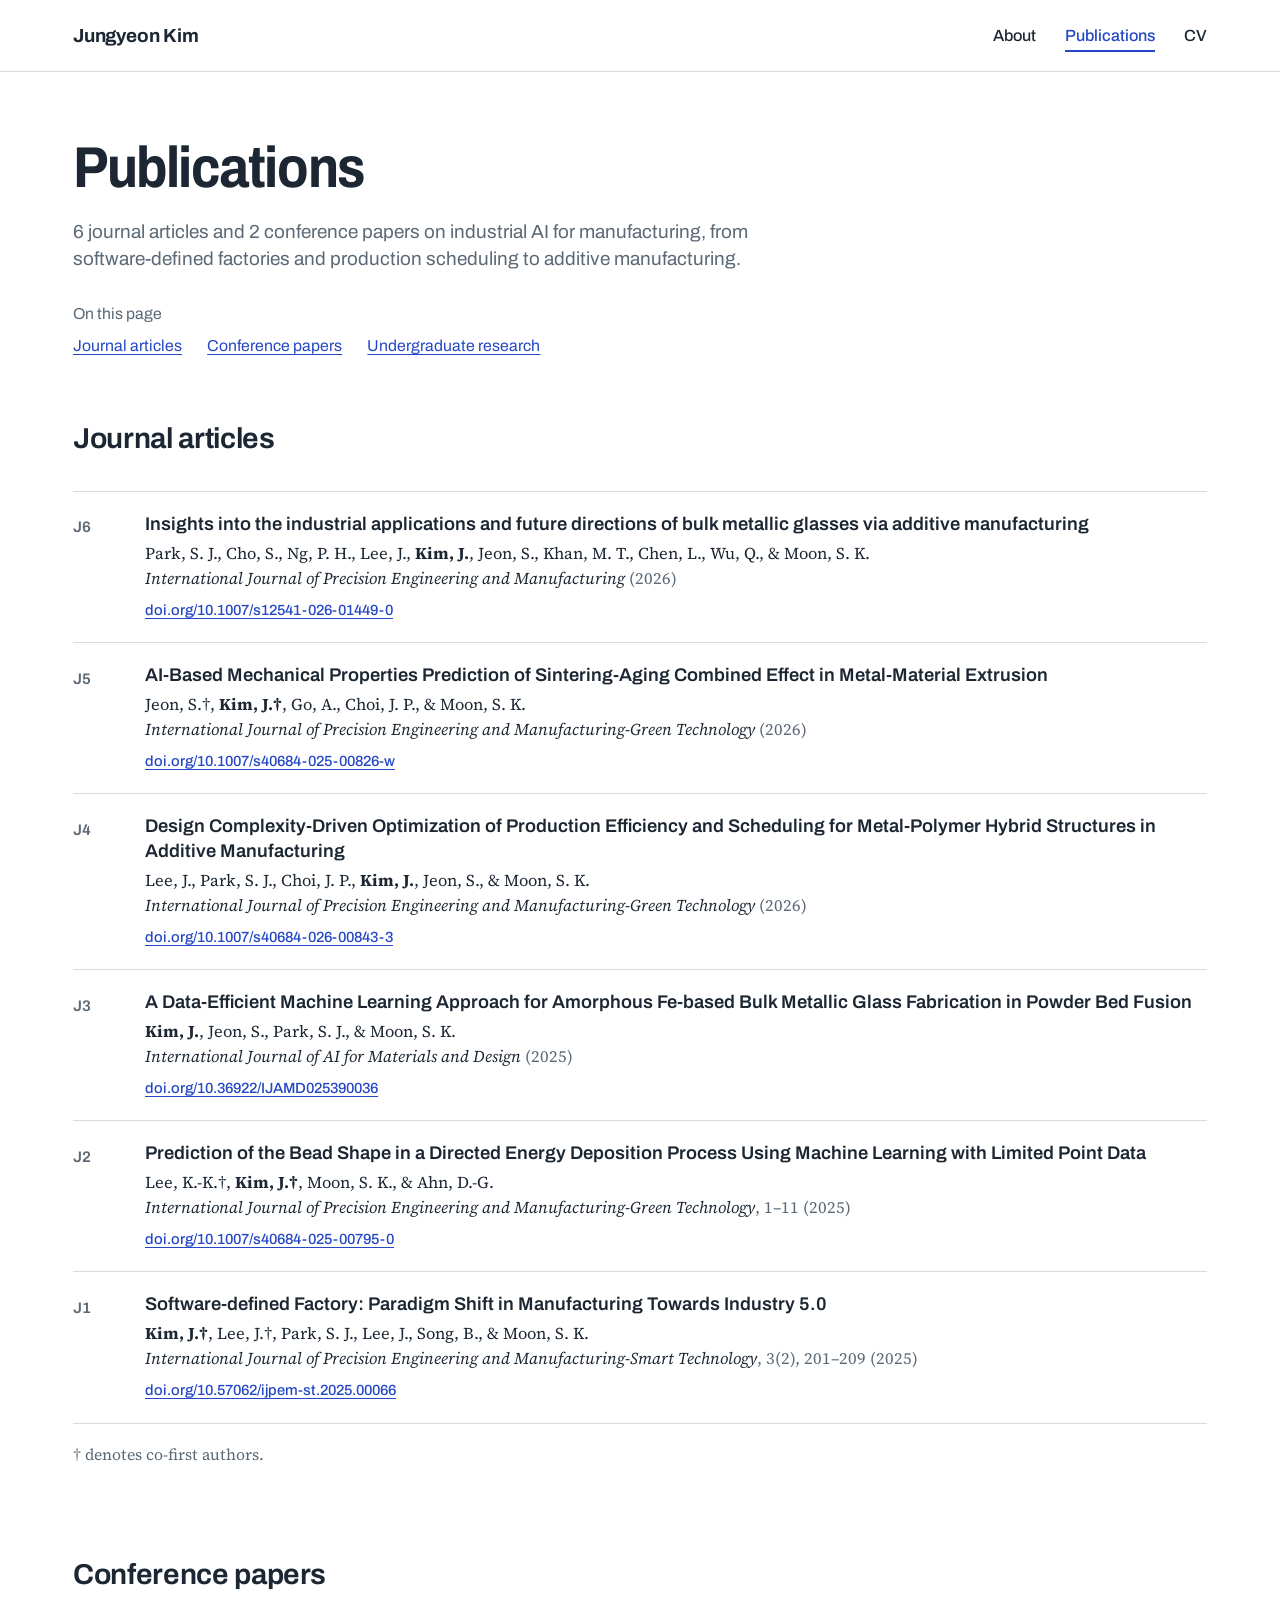
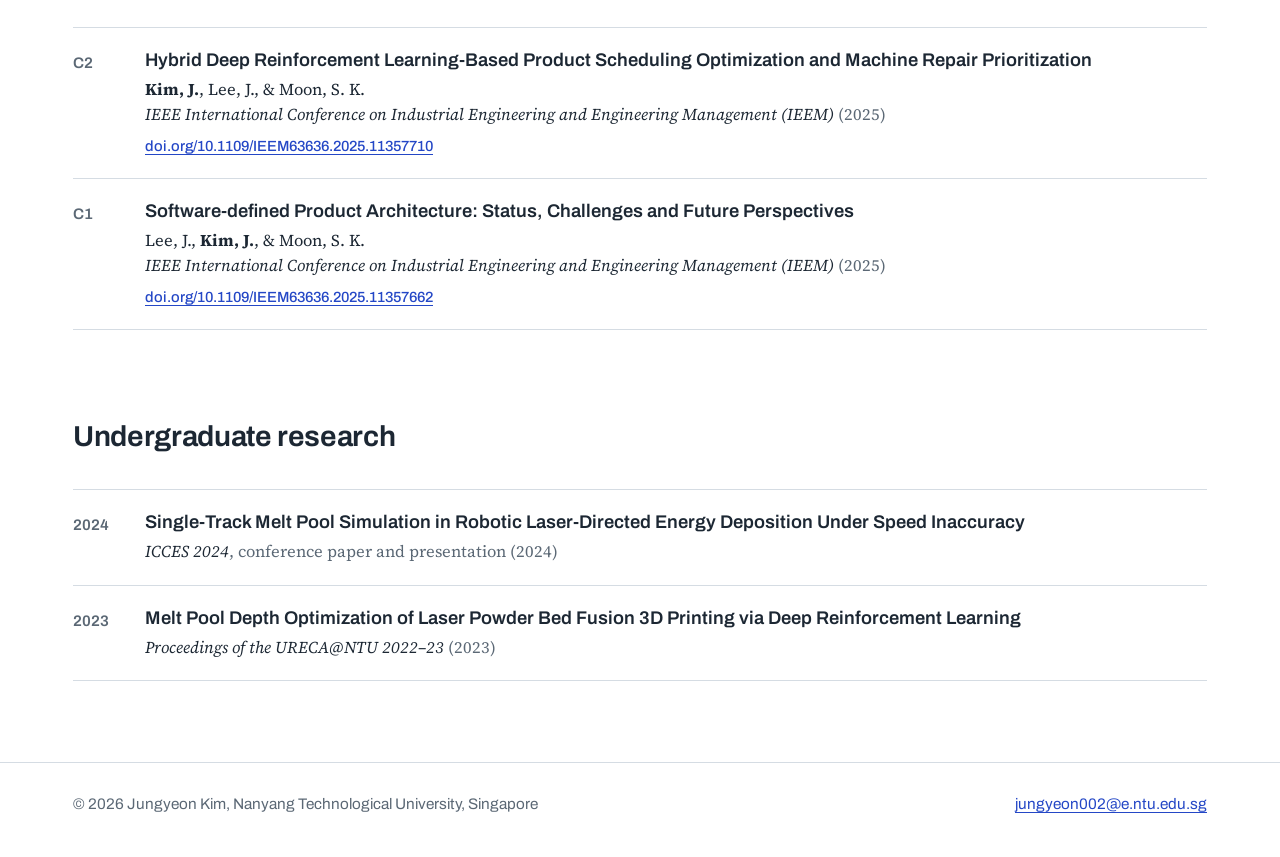
<file: publications.html>
<!DOCTYPE html>
<html lang="en">
<head>
<meta charset="utf-8">
<meta name="viewport" content="width=device-width, initial-scale=1">
<title>Publications | Jungyeon Kim</title>
<meta name="description" content="Journal articles and conference papers by Jungyeon Kim on industrial AI for manufacturing.">
<meta name="author" content="Jungyeon Kim">
<meta property="og:title" content="Publications | Jungyeon Kim">
<meta property="og:description" content="Journal articles and conference papers by Jungyeon Kim on industrial AI for manufacturing.">
<meta property="og:type" content="website">
<link rel="preconnect" href="https://fonts.googleapis.com">
<link rel="preconnect" href="https://fonts.gstatic.com" crossorigin>
<link rel="stylesheet" href="https://fonts.googleapis.com/css2?family=Archivo:wdth,wght@62..125,100..900&family=Source+Serif+4:ital,opsz,wght@0,8..60,200..900;1,8..60,200..900&display=swap">
<link rel="stylesheet" href="style.css">
</head>
<body>
<a class="skip" href="#main">Skip to content</a>

<header class="site-header">
  <div class="wrap">
    <a class="site-name" href="index.html">Jungyeon Kim</a>
    <nav class="site-nav" aria-label="Main">
      <ul>
        <li><a href="index.html">About</a></li>
        <li><a href="publications.html" aria-current="page">Publications</a></li>
        <li><a href="cv.html">CV</a></li>
      </ul>
    </nav>
  </div>
</header>

<main id="main">

  <div class="wrap">
    <header class="page-head">
      <h1>Publications</h1>
      <p class="lede"><span data-count="journal">6</span> journal articles and <span data-count="conference">2</span> conference papers on industrial AI for manufacturing, from software-defined factories and production scheduling to additive manufacturing.</p>
      <nav class="toc" aria-label="On this page">
        <span>On this page</span>
        <ul>
          <li><a href="#journal">Journal articles</a></li>
          <li><a href="#conference">Conference papers</a></li>
          <li><a href="#earlier">Undergraduate research</a></li>
        </ul>
      </nav>
    </header>

    <section class="section compact" id="journal" aria-labelledby="journal-h">
      <h2 id="journal-h">Journal articles</h2>
      <ol class="pubs" data-pubs="journal"></ol>
      <p class="note">† denotes co-first authors.</p>
    </section>

    <section class="section compact" id="conference" aria-labelledby="conference-h">
      <h2 id="conference-h">Conference papers</h2>
      <ol class="pubs" data-pubs="conference"></ol>
    </section>

    <section class="section compact" id="earlier" aria-labelledby="earlier-h">
      <h2 id="earlier-h">Undergraduate research</h2>
      <ol class="pubs" data-pubs="other"></ol>
    </section>
    <noscript><p class="note">The publication list needs JavaScript.</p></noscript>
  </div>

</main>

<footer class="site-footer">
  <div class="wrap">
    <p>© 2026 Jungyeon Kim, Nanyang Technological University, Singapore</p>
    <p><a href="mailto:jungyeon002@e.ntu.edu.sg">jungyeon002@e.ntu.edu.sg</a></p>
  </div>
</footer>

<script src="site.js"></script>
</body>
</html>
</file>
<file: style.css>
/* Jungyeon Kim — personal site
   Colours and type are set once here; change them in :root. */

:root {
  --paper: #ffffff;
  --wash: #eef2f6;      /* quiet background band */
  --ink: #1c2733;       /* text */
  --steel: #5b6875;     /* secondary text */
  --line: #d5dce3;      /* rules */
  --cobalt: #2447c6;    /* links, current page */
  --melt: #f2a900;      /* laser spot in the hero graphic only */

  --display: "Archivo", "Helvetica Neue", Arial, sans-serif;
  --text: "Source Serif 4", Georgia, "Times New Roman", serif;

  --page: 66rem;
  --measure: 40rem;
  color-scheme: light;
}

*, *::before, *::after { box-sizing: border-box; }

html { font-size: 112.5%; -webkit-text-size-adjust: 100%; scroll-behavior: smooth; }

body {
  margin: 0;
  background: var(--paper);
  color: var(--ink);
  font-family: var(--text);
  line-height: 1.65;
  text-rendering: optimizeLegibility;
}

h1, h2, h3, .site-name, .site-nav, .button, .year, .tag, .toc, .site-footer {
  font-family: var(--display);
}

h1, h2, h3 { line-height: 1.15; margin: 0; text-wrap: balance; }
h1 { font-size: clamp(2.5rem, 6vw, 4rem); font-weight: 700; letter-spacing: -0.025em; font-stretch: 88%; }
h2 { font-size: 1.6rem; font-weight: 650; letter-spacing: -0.012em; }
h3 { font-size: 1.1rem; font-weight: 650; }

p { margin: 0 0 1em; }
p:last-child { margin-bottom: 0; }

a { color: var(--cobalt); text-decoration-thickness: 1px; text-underline-offset: 0.18em; }
a:hover { text-decoration-thickness: 2px; }
a:focus-visible, .button:focus-visible { outline: 2px solid var(--cobalt); outline-offset: 3px; border-radius: 2px; }

.wrap { max-width: var(--page); margin: 0 auto; padding: 0 1.5rem; }

.skip {
  position: absolute; left: -999px; top: 0; background: var(--ink); color: #fff; padding: .5rem 1rem; z-index: 10;
}
.skip:focus { left: 0; }

/* ---------- Header ---------- */

.site-header { border-bottom: 1px solid var(--line); }
.site-header .wrap {
  display: flex; flex-wrap: wrap; align-items: baseline; justify-content: space-between;
  gap: .25rem 2rem; padding-top: 1.1rem; padding-bottom: 1.1rem;
}
.site-name { font-weight: 700; font-size: 1.05rem; letter-spacing: -0.01em; color: var(--ink); text-decoration: none; }
.site-nav ul { display: flex; flex-wrap: wrap; gap: .25rem 1.6rem; list-style: none; margin: 0; padding: 0; }
.site-nav a {
  color: var(--ink); text-decoration: none; font-size: .9rem; font-weight: 500;
  padding: .3rem 0; border-bottom: 2px solid transparent;
}
.site-nav a:hover { border-bottom-color: var(--line); }
.site-nav a[aria-current="page"] { border-bottom-color: var(--cobalt); color: var(--cobalt); }

/* ---------- Home: introduction ---------- */

.intro {
  display: grid; grid-template-columns: minmax(0, 1fr) minmax(0, 20rem);
  gap: 3.5rem; align-items: start; padding: 4.5rem 0 4rem;
}
.intro .role { font-family: var(--display); font-size: 1.15rem; font-weight: 500; color: var(--steel); margin: .9rem 0 1.6rem; max-width: 32rem; line-height: 1.4; }
.intro .bio { max-width: var(--measure); }

.actions { display: flex; flex-wrap: wrap; gap: .75rem; margin: 1.9rem 0 1.5rem; }
.button {
  display: inline-block; font-size: .9rem; font-weight: 600; text-decoration: none;
  padding: .6rem 1.15rem; border-radius: 3px; border: 1.5px solid var(--ink);
  background: var(--ink); color: #fff;
}
.button:hover { background: var(--cobalt); border-color: var(--cobalt); }
.button.quiet { background: transparent; color: var(--ink); }
.button.quiet:hover { background: transparent; color: var(--cobalt); border-color: var(--cobalt); }

.links { list-style: none; display: flex; flex-wrap: wrap; gap: .3rem 1.4rem; margin: 0; padding: 0; font-family: var(--display); font-size: .9rem; }
.links a { font-weight: 500; }

.portrait { margin: 0; }
.portrait .frame { aspect-ratio: 5 / 6; border-radius: 4px; overflow: hidden; background: var(--wash); border: 1px solid var(--line); }
.portrait img, .portrait svg { display: block; width: 100%; height: 100%; object-fit: cover; }
.portrait img { object-position: 50% 20%; }
.portrait figcaption { font-size: .78rem; line-height: 1.45; color: var(--steel); margin-top: .7rem; font-style: italic; }

/* Hero graphic: product tree above, production line below, links between them */
.codesign path { fill: none; stroke-linecap: round; }
.codesign .tree path { stroke: #a9b8c6; stroke-width: 2; }
.codesign .product { fill: var(--ink); }
.codesign .maybe path { stroke: #c3ced8; stroke-width: 2; stroke-dasharray: 2 7; }
.codesign .pick path { stroke: var(--cobalt); stroke-width: 3.5; stroke-dasharray: 1; stroke-dashoffset: 0; }
.codesign .line { stroke: #a9b8c6; stroke-width: 10; }
.codesign .parts rect { fill: #fff; stroke: var(--ink); stroke-width: 2.5; }
.codesign .stations circle { fill: #fff; stroke: var(--ink); stroke-width: 2.5; }
.codesign .out rect { fill: var(--ink); }

@media (prefers-reduced-motion: no-preference) {
  .codesign .pick path { stroke-dashoffset: 1; animation: scan .5s ease-out forwards; animation-delay: calc(.4s + var(--i) * .28s); }
  .codesign .spot { opacity: 0; animation: arrive .4s ease-out forwards; animation-delay: calc(.6s + var(--n) * .28s); }
}
@keyframes scan { to { stroke-dashoffset: 0; } }
@keyframes arrive { to { opacity: 1; } }

/* ---------- Sections ---------- */

.band { background: var(--wash); }
.section { padding-block: 4rem; }
.section > h2, .section .section-head { margin-bottom: 2rem; }
.section-head { display: flex; flex-wrap: wrap; align-items: baseline; justify-content: space-between; gap: .5rem 2rem; }
.section-head a { font-family: var(--display); font-size: .9rem; font-weight: 500; }

.themes { display: grid; grid-template-columns: repeat(3, minmax(0, 1fr)); gap: 2.5rem; }
.theme { border-top: 3px solid var(--ink); padding-top: 1.1rem; }
.theme h3 { margin-bottom: .7rem; }
.theme p { font-size: .95rem; line-height: 1.6; }
.theme .related { font-family: var(--display); font-size: .82rem; color: var(--steel); margin-top: 1rem; }

/* year + text rows (awards, CV entries) */
.rows { list-style: none; margin: 0; padding: 0; }
.rows > li { display: grid; grid-template-columns: 9.5rem minmax(0, 1fr); gap: 0 1.5rem; padding: 1rem 0; border-top: 1px solid var(--line); }
.rows > li:last-child { border-bottom: 1px solid var(--line); }
.rows.tight > li { grid-template-columns: 4rem minmax(0, 1fr); padding: .7rem 0; }
.rows.mid > li { grid-template-columns: 7.5rem minmax(0, 1fr); padding: .7rem 0; }
.rows.tight, .rows.mid { font-size: .95rem; line-height: 1.55; }

/* News beside education on the home page */
.split { display: grid; grid-template-columns: minmax(0, 1fr) minmax(0, 1fr); gap: 3.5rem; align-items: start; }
.split h2 { margin-bottom: 1.5rem; }
.split .section-head { margin-bottom: 1.5rem; }
.split .section-head h2 { margin-bottom: 0; }
.stack { display: grid; gap: 3rem; }

/* organisations with a logo (education, experience) */
.logo {
  flex: none; width: 6.2rem; height: 3rem; border-radius: 4px; border: 1px solid var(--line); background: #fff;
  display: grid; place-items: center; overflow: hidden;
  font-family: var(--display); font-size: .78rem; font-weight: 650; color: var(--steel); letter-spacing: .01em;
}
.logo img { width: 100%; height: 100%; object-fit: contain; padding: .35rem .5rem; }
.orgs { list-style: none; margin: 0; padding: 0; font-size: .95rem; line-height: 1.45; }
.orgs > li { display: flex; align-items: center; gap: 1rem; padding: .75rem 0; border-top: 1px solid var(--line); }
.orgs > li:last-child { border-bottom: 1px solid var(--line); }
.orgs > li > div { flex: 1; min-width: 0; }
.orgs .year { padding-top: 0; white-space: nowrap; }
.org { display: flex; align-items: flex-start; gap: .9rem; }
.org .logo { margin-top: .1rem; }
.year { font-size: .85rem; font-weight: 500; color: var(--steel); font-variant-numeric: tabular-nums; padding-top: .2rem; }
.rows h3 { font-size: 1.05rem; }
.rows .where { color: var(--steel); font-size: .95rem; margin: .15rem 0 0; }
.rows ul { margin: .6rem 0 0; padding-left: 1.1rem; font-size: .95rem; line-height: 1.55; max-width: 44rem; }
.rows ul li { margin-bottom: .35rem; }
.rows ul li::marker { color: var(--steel); }

/* ---------- Publications ---------- */

.pubs { list-style: none; margin: 0; padding: 0; }
.pubs > li { display: grid; grid-template-columns: 3rem minmax(0, 1fr); gap: 0 1rem; padding: 1.1rem 0; border-top: 1px solid var(--line); scroll-margin-top: 1rem; }
.pubs > li:last-child { border-bottom: 1px solid var(--line); }
.pubs > li:target { background: linear-gradient(90deg, var(--wash), transparent); }
.pubs .tag { font-size: .85rem; font-weight: 600; color: var(--steel); padding-top: .2rem; }
.pubs .title { font-family: var(--display); font-weight: 600; font-size: 1.02rem; line-height: 1.35; margin: 0 0 .3rem; }
.pubs .authors, .pubs .venue { font-size: .92rem; line-height: 1.5; margin: 0; max-width: 46rem; }
.pubs .authors { color: var(--ink); }
.pubs .venue { color: var(--steel); }
.pubs .venue em { color: var(--ink); }
.pubs .doi { font-family: var(--display); font-size: .82rem; margin: .35rem 0 0; overflow-wrap: anywhere; display: flex; flex-wrap: wrap; gap: .2rem 1.1rem; }
.pubs .doi a { font-weight: 500; }
/* optional figure for a paper (set "image" in site.js) */
.pubs > li.has-thumb { grid-template-columns: 3rem minmax(0, 1fr) 12rem; }
.pubs .thumb { width: 100%; aspect-ratio: 3 / 2; object-fit: cover; border-radius: 3px; border: 1px solid var(--line); background: var(--wash); }
.note { font-size: .88rem; color: var(--steel); margin: 1rem 0 0; }

.page-head { padding: 3.5rem 0 1rem; }
.page-head h1 { font-size: clamp(2.2rem, 5vw, 3.2rem); }
.page-head .lede { font-family: var(--display); color: var(--steel); font-size: 1.05rem; margin-top: .9rem; max-width: 38rem; line-height: 1.45; }
.page-head .actions { margin-bottom: 0; }

.toc { font-size: .88rem; margin-top: 1.6rem; }
.toc ul { list-style: none; display: flex; flex-wrap: wrap; gap: .3rem 1.4rem; margin: .3rem 0 0; padding: 0; }
.toc span { color: var(--steel); }

.section.compact { padding-block: 2.5rem; }
.section.compact:last-of-type { padding-bottom: 4.5rem; }
.section.flush { padding-top: 0; }

/* ---------- Footer ---------- */

.site-footer { border-top: 1px solid var(--line); font-size: .85rem; color: var(--steel); }
.site-footer .wrap { display: flex; flex-wrap: wrap; justify-content: space-between; gap: .5rem 2rem; padding-top: 1.6rem; padding-bottom: 2.2rem; }
.site-footer p { margin: 0; }

/* ---------- Small screens ---------- */

@media (max-width: 52rem) {
  .intro { grid-template-columns: 1fr; gap: 2.5rem; padding: 3rem 0; }
  .portrait { max-width: 16rem; order: -1; }
  .themes { grid-template-columns: 1fr; gap: 2rem; }
  .split { grid-template-columns: 1fr; gap: 3rem; }
  .section { padding-block: 3rem; }
}
@media (max-width: 36rem) {
  html { font-size: 106.25%; }
  .rows > li { grid-template-columns: 1fr; }
  .rows.tight > li { grid-template-columns: 3.5rem minmax(0, 1fr); }
  .rows.mid > li { grid-template-columns: 6.5rem minmax(0, 1fr); }
  .logo { width: 4.6rem; height: 2.6rem; }
  .logo img { padding: .3rem .35rem; }
  .orgs > li { gap: .2rem .75rem; flex-wrap: wrap; }
  .orgs > li > div { flex-basis: calc(100% - 5.35rem); }
  .orgs .year { flex-basis: 100%; padding-left: 5.35rem; }
  .org { gap: .7rem; }
  .pubs > li.has-thumb { grid-template-columns: 2.4rem minmax(0, 1fr); }
  .pubs .thumb { grid-column: 2; margin-top: .8rem; max-width: 16rem; }
  .pubs > li { grid-template-columns: 2.4rem minmax(0, 1fr); gap: 0 .6rem; }
}

/* ---------- Print (CV page prints cleanly; use the browser's Save as PDF) ---------- */

@media print {
  html { font-size: 10.5pt; }
  .site-header, .site-footer, .actions, .toc, .skip, .org .logo { display: none !important; }
  .band { background: none; }
  .section, .section.compact { padding-block: 1.1rem; }
  .page-head { padding: 0 0 .5rem; }
  a { color: inherit; text-decoration: none; }
  .rows > li, .pubs > li { break-inside: avoid; padding: .5rem 0; }
}
</file>
